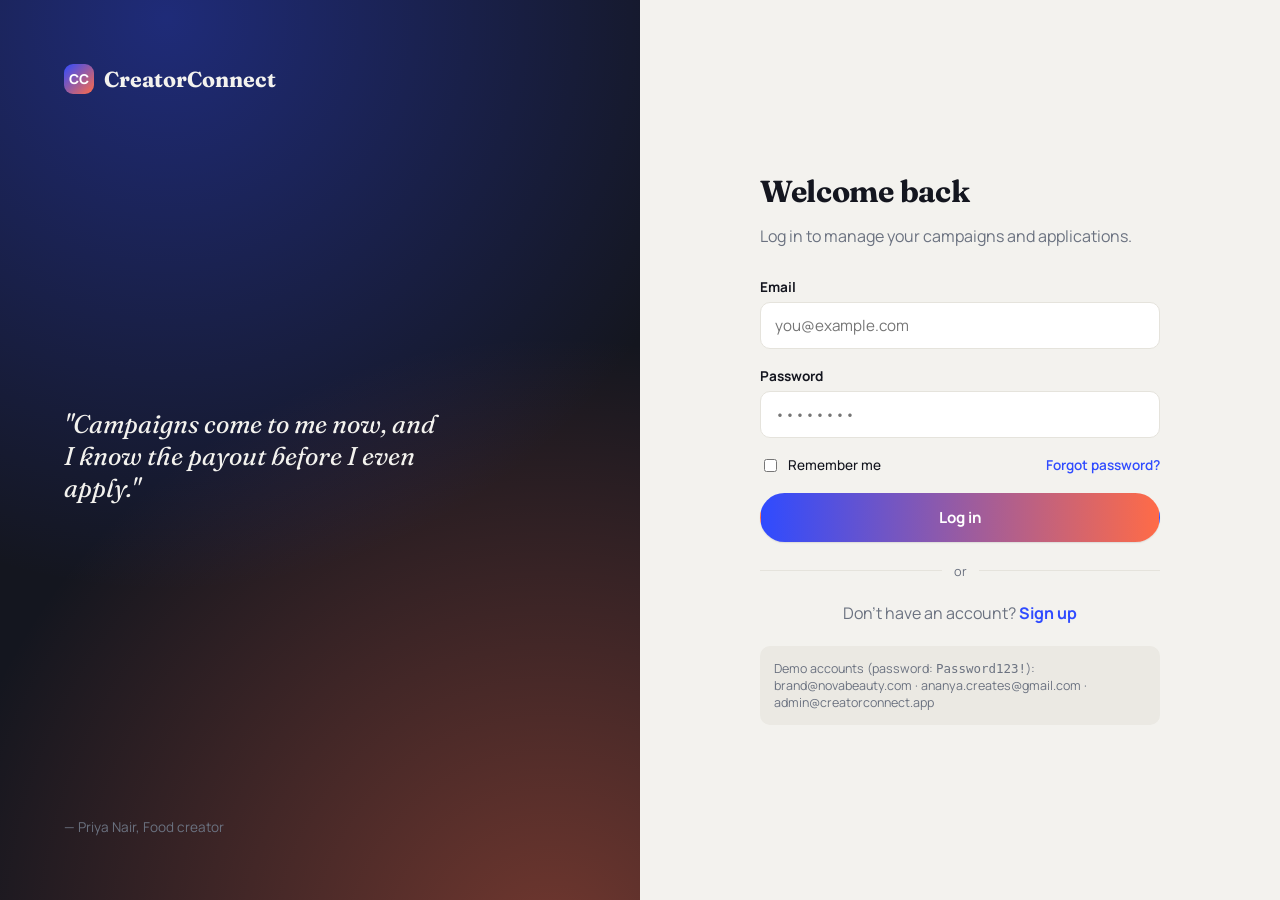
<file: frontend/admin-dashboard.html>
<!DOCTYPE html>
<html lang="en">
<head>
<meta charset="UTF-8" />
<meta name="viewport" content="width=device-width, initial-scale=1.0" />
<title>Admin dashboard — CreatorConnect</title>
<link href="https://fonts.googleapis.com/css2?family=Fraunces:ital,wght@0,500;0,600;0,700&family=Manrope:wght@400;500;600;700;800&display=swap" rel="stylesheet">
<link rel="stylesheet" href="css/style.css" />
<link rel="stylesheet" href="css/dashboard.css" />
</head>
<body>

<nav class="navbar">
  <div class="navbar-inner">
    <a href="index.html" class="logo"><span class="logo-mark">CC</span> CreatorConnect <span class="badge badge-verified">Admin</span></a>
    <div class="nav-links"></div>
    <div class="nav-actions" data-nav-actions></div>
  </div>
</nav>

<div class="dash-layout container">
  <aside class="dash-sidebar">
    <nav class="dash-tabs">
      <button class="dash-tab active" data-tab="overview">📊 Platform overview</button>
      <button class="dash-tab" data-tab="users">👥 Users</button>
    </nav>
  </aside>

  <main class="dash-main">
    <section id="tab-overview" class="dash-panel">
      <div class="dash-head"><div><h1>Platform overview</h1><p>Snapshot of everything happening on CreatorConnect.</p></div></div>
      <div class="grid grid-4" id="overview-stats"></div>
    </section>

    <section id="tab-users" class="dash-panel" style="display:none;">
      <div class="dash-head">
        <div><h1>Users</h1><p>Suspend, reactivate, or verify accounts.</p></div>
        <select id="role-filter" style="padding:10px 14px;border-radius:var(--radius-sm);border:1px solid var(--line);">
          <option value="">All roles</option>
          <option value="COMPANY">Companies</option>
          <option value="CREATOR">Creators</option>
          <option value="ADMIN">Admins</option>
        </select>
      </div>
      <div id="users-list"><p>Loading…</p></div>
    </section>
  </main>
</div>
<script src="js/config.js"></script>
<script src="js/api.js"></script>
<script src="js/ui.js"></script>
<script>
  const session = CCApi.requireRole('ADMIN', 'login.html');

  document.querySelectorAll('.dash-tab').forEach((tab) => {
    tab.addEventListener('click', () => {
      document.querySelectorAll('.dash-tab').forEach((t) => t.classList.remove('active'));
      document.querySelectorAll('.dash-panel').forEach((p) => p.style.display = 'none');
      tab.classList.add('active');
      document.getElementById(`tab-${tab.dataset.tab}`).style.display = 'block';
      if (tab.dataset.tab === 'users') loadUsers();
    });
  });

  async function loadOverview() {
    try {
      const stats = await CCApi.adminDashboard();
      const s = stats.summary;
      document.getElementById('overview-stats').innerHTML = `
        <div class="card stat-card"><div class="sc-label">Total users</div><div class="sc-value">${s.totalUsers}</div></div>
        <div class="card stat-card"><div class="sc-label">Companies</div><div class="sc-value">${s.totalCompanies}</div></div>
        <div class="card stat-card"><div class="sc-label">Creators</div><div class="sc-value">${s.totalCreators}</div></div>
        <div class="card stat-card"><div class="sc-label">Open campaigns</div><div class="sc-value">${s.openCampaigns}</div></div>
      `;
    } catch (err) { CCUI.toast(err.message, 'error'); }
  }

  async function loadUsers() {
    const el = document.getElementById('users-list');
    el.innerHTML = `<div class="skeleton" style="height:70px;margin-bottom:10px;"></div>`.repeat(4);
    try {
      const data = await CCApi.adminListUsers({ role: document.getElementById('role-filter').value, page: 0, size: 30 });
      el.innerHTML = data.content.map((u) => `
        <div class="list-row">
          <div>
            <div class="lr-title">${CCUI.escapeHtml(u.fullName)} <span class="badge badge-verified">${u.role}</span></div>
            <div class="lr-meta">${CCUI.escapeHtml(u.email)} · <span class="badge ${CCUI.badgeClassFor(u.status)}">${u.status}</span></div>
          </div>
          <div class="lr-actions">
            ${u.status === 'SUSPENDED'
              ? `<button class="btn btn-sm btn-outline" data-reactivate="${u.id}">Reactivate</button>`
              : `<button class="btn btn-sm btn-outline" data-suspend="${u.id}">Suspend</button>`}
            <button class="btn btn-sm btn-outline" data-delete="${u.id}" style="color:var(--danger);">Delete</button>
          </div>
        </div>`).join('') || `<div class="empty-state"><h3>No users found</h3></div>`;

      el.querySelectorAll('[data-suspend]').forEach((btn) => btn.addEventListener('click', async () => { await CCApi.adminSuspendUser(btn.dataset.suspend); loadUsers(); }));
      el.querySelectorAll('[data-reactivate]').forEach((btn) => btn.addEventListener('click', async () => { await CCApi.adminReactivateUser(btn.dataset.reactivate); loadUsers(); }));
      el.querySelectorAll('[data-delete]').forEach((btn) => btn.addEventListener('click', async () => {
        if (!confirm('Delete this user?')) return;
        await CCApi.adminDeleteUser(btn.dataset.delete); loadUsers();
      }));
    } catch (err) {
      el.innerHTML = `<div class="empty-state"><h3>Couldn't load users</h3><p>${CCUI.escapeHtml(err.message)}</p></div>`;
    }
  }

  document.getElementById('role-filter').addEventListener('change', loadUsers);
  loadOverview();
</script>
</body>
</html>
</file>
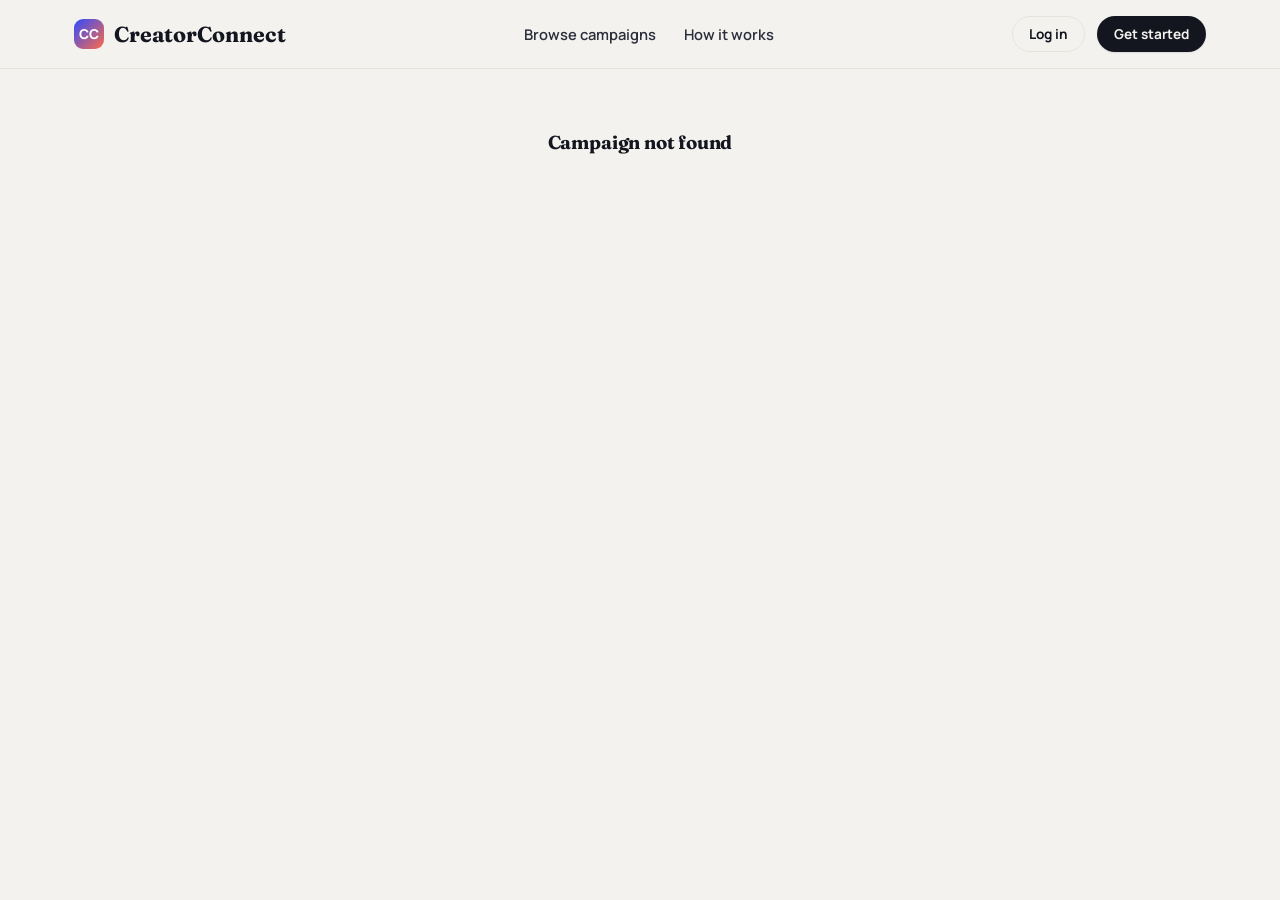
<file: frontend/campaign-detail.html>
<!DOCTYPE html>
<html lang="en">
<head>
<meta charset="UTF-8" />
<meta name="viewport" content="width=device-width, initial-scale=1.0" />
<title>Campaign details — CreatorConnect</title>
<link href="https://fonts.googleapis.com/css2?family=Fraunces:ital,wght@0,500;0,600;0,700&family=Manrope:wght@400;500;600;700;800&display=swap" rel="stylesheet">
<link rel="stylesheet" href="css/style.css" />
<style>
  .detail-layout { display:grid; grid-template-columns: 1fr 340px; gap: 32px; padding: 40px 0 80px; align-items:start; }
  @media (max-width: 900px) { .detail-layout { grid-template-columns: 1fr; } }
  .cd-banner { width:100%; height: 260px; object-fit: cover; border-radius: var(--radius-lg); margin-bottom: 24px; }
  .cd-header { display:flex; justify-content:space-between; align-items:flex-start; gap:16px; margin-bottom: 20px; flex-wrap:wrap; }
  .cd-company { display:flex; align-items:center; gap: 10px; margin-bottom: 20px; }
  .cd-company img { width:36px;height:36px;border-radius:50%; }
  .cd-section { margin-bottom: 28px; }
  .cd-section h3 { font-size: 1.05rem; margin-bottom: 10px; }
  .sidebar-card { padding: 24px; position: sticky; top: 90px; }
  .fact-row { display:flex; justify-content:space-between; padding: 10px 0; border-top:1px solid var(--line); font-size:0.88rem; }
  .fact-row:first-child { border-top:none; }
</style>
</head>
<body>

<nav class="navbar">
  <div class="navbar-inner">
    <a href="index.html" class="logo"><span class="logo-mark">CC</span> CreatorConnect</a>
    <div class="nav-links">
      <a href="campaigns.html">Browse campaigns</a>
      <a href="index.html#how-it-works">How it works</a>
    </div>
    <div class="nav-actions" data-nav-actions></div>
    <button class="icon-btn mobile-toggle" aria-label="Open menu">☰</button>
  </div>
</nav>

<div class="container" id="detail-root">
  <div class="skeleton" style="height:400px;margin-top:40px;"></div>
</div>

<!-- Apply modal -->
<div id="apply-modal" style="display:none;position:fixed;inset:0;background:rgba(20,22,31,0.5);z-index:100;align-items:center;justify-content:center;padding:20px;">
  <div class="card" style="max-width:480px;width:100%;padding:28px;">
    <h3 style="margin-bottom:16px;">Apply to this campaign</h3>
    <form id="apply-form">
      <div class="field">
        <label for="apply-message">Your pitch</label>
        <textarea id="apply-message" required placeholder="Why are you a great fit for this campaign?"></textarea>
      </div>
      <div class="field">
        <label for="apply-portfolio">Portfolio link</label>
        <input type="url" id="apply-portfolio" placeholder="https://…" />
      </div>
      <div class="field">
        <label for="apply-timeline">Expected timeline</label>
        <input type="text" id="apply-timeline" placeholder="e.g. 5 days after product delivery" />
      </div>
      <div style="display:flex;gap:10px;">
        <button type="button" class="btn btn-outline" id="apply-cancel" style="flex:1;">Cancel</button>
        <button type="submit" class="btn btn-gradient" style="flex:1;" id="apply-submit">Submit application</button>
      </div>
    </form>
  </div>
</div>
<script src="js/config.js"></script>
<script src="js/api.js"></script>
<script src="js/ui.js"></script>
<script>
  const campaignId = new URLSearchParams(window.location.search).get('id');
  const root = document.getElementById('detail-root');

  async function load() {
    if (!campaignId) { root.innerHTML = '<div class="empty-state"><h3>Campaign not found</h3></div>'; return; }
    try {
      const c = await CCApi.getCampaign(campaignId);
      root.innerHTML = `
        <div class="detail-layout">
          <div>
            <img class="cd-banner" src="${c.bannerUrl || 'https://placehold.co/1000x400?text=' + encodeURIComponent(c.title)}" alt="" />
            <div class="cd-header">
              <div>
                <span class="badge ${CCUI.badgeClassFor(c.status)}">${c.status}</span>
                <h1 style="margin-top:10px;">${CCUI.escapeHtml(c.title)}</h1>
              </div>
              <div class="cc-budget" style="font-family:var(--font-display);font-size:1.8rem;">${CCUI.formatCurrency(c.budget)}</div>
            </div>
            <div class="cd-company">
              <img src="${c.companyLogoUrl || 'https://placehold.co/72x72?text=' + encodeURIComponent(c.companyName[0])}" alt="" />
              <div>
                <div style="font-weight:700;">${CCUI.escapeHtml(c.companyName)} ${c.companyVerified ? '<span class="badge badge-verified">Verified</span>' : ''}</div>
                <a href="company-profile.html?id=${c.companyId}" style="font-size:0.82rem;color:var(--brand-blue);">View brand profile →</a>
              </div>
            </div>

            <div class="cd-section">
              <h3>About this campaign</h3>
              <p>${CCUI.escapeHtml(c.description).replace(/\n/g,'<br/>')}</p>
            </div>
            ${c.guidelines ? `<div class="cd-section"><h3>Guidelines</h3><p>${CCUI.escapeHtml(c.guidelines).replace(/\n/g,'<br/>')}</p></div>` : ''}
            ${c.deliverables ? `<div class="cd-section"><h3>Expected deliverables</h3><p>${CCUI.escapeHtml(c.deliverables)}</p></div>` : ''}
          </div>

          <aside class="sidebar-card card">
            <div class="fact-row"><span>Category</span><strong>${CCUI.escapeHtml(c.category || '—')}</strong></div>
            <div class="fact-row"><span>Platform</span><strong>${c.preferredPlatform || 'Any'}</strong></div>
            <div class="fact-row"><span>Min. followers</span><strong>${c.minFollowers ? CCUI.formatNumber(c.minFollowers) : 'None'}</strong></div>
            <div class="fact-row"><span>Creators needed</span><strong>${c.creatorsRequired}</strong></div>
            <div class="fact-row"><span>Applicants so far</span><strong>${c.applicationCount}</strong></div>
            <div class="fact-row"><span>Deadline</span><strong>${CCUI.formatDate(c.deadline)}</strong></div>
            <button class="btn btn-gradient btn-block" style="margin-top:20px;" id="apply-cta">Apply to this campaign</button>
          </aside>
        </div>`;

      document.getElementById('apply-cta').addEventListener('click', onApplyClick);
    } catch (err) {
      root.innerHTML = `<div class="empty-state"><h3>Couldn't load this campaign</h3><p>${CCUI.escapeHtml(err.message)}</p></div>`;
    }
  }

  function onApplyClick() {
    const session = CCApi.getSession();
    if (!session) { window.location.href = `login.html?next=campaign-detail.html?id=${campaignId}`; return; }
    if (session.role !== 'CREATOR') { CCUI.toast('Only creator accounts can apply to campaigns.', 'error'); return; }
    document.getElementById('apply-modal').style.display = 'flex';
  }

  document.getElementById('apply-cancel').addEventListener('click', () => {
    document.getElementById('apply-modal').style.display = 'none';
  });

  document.getElementById('apply-form').addEventListener('submit', async (e) => {
    e.preventDefault();
    const btn = document.getElementById('apply-submit');
    btn.disabled = true; btn.textContent = 'Submitting…';
    try {
      await CCApi.apply({
        campaignId: Number(campaignId),
        message: document.getElementById('apply-message').value.trim(),
        portfolioLink: document.getElementById('apply-portfolio').value.trim(),
        expectedTimeline: document.getElementById('apply-timeline').value.trim(),
      });
      CCUI.toast('Application submitted!', 'success');
      document.getElementById('apply-modal').style.display = 'none';
    } catch (err) {
      CCUI.toast(err.message || 'Could not submit application.', 'error');
    } finally {
      btn.disabled = false; btn.textContent = 'Submit application';
    }
  });

  load();
</script>
</body>
</html>
</file>
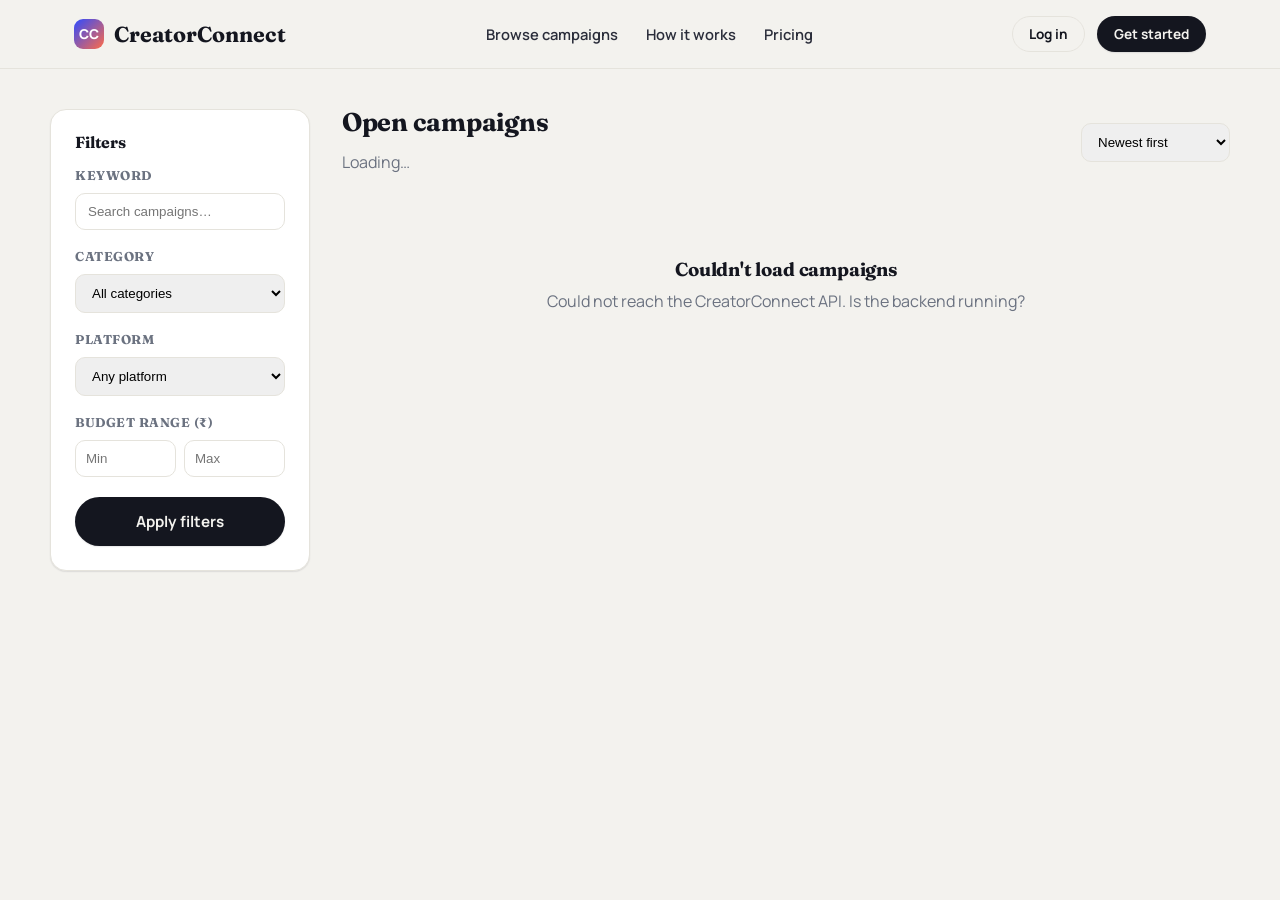
<file: frontend/campaigns.html>
<!DOCTYPE html>
<html lang="en">
<head>
<meta charset="UTF-8" />
<meta name="viewport" content="width=device-width, initial-scale=1.0" />
<title>Browse campaigns — CreatorConnect</title>
<link href="https://fonts.googleapis.com/css2?family=Fraunces:ital,wght@0,500;0,600;0,700&family=Manrope:wght@400;500;600;700;800&display=swap" rel="stylesheet">
<link rel="stylesheet" href="css/style.css" />
<style>
  .browse-layout { display:grid; grid-template-columns: 260px 1fr; gap: 32px; padding: 40px 0 80px; align-items: start; }
  @media (max-width: 860px) { .browse-layout { grid-template-columns: 1fr; } }
  .filter-panel { position: sticky; top: 90px; }
  .filter-group { margin-bottom: 20px; }
  .filter-group h4 { font-size: 0.8rem; text-transform: uppercase; letter-spacing: 0.04em; margin-bottom: 10px; color: var(--slate); }
  .campaign-card { padding: 22px; display:flex; flex-direction: column; gap: 12px; }
  .campaign-card .cc-top { display:flex; justify-content:space-between; align-items:flex-start; gap:12px; }
  .campaign-card .cc-company { display:flex; align-items:center; gap:8px; font-size:0.82rem; color:var(--slate); font-weight:600; }
  .campaign-card .cc-company img { width:22px;height:22px;border-radius:50%; }
  .campaign-card h3 { font-size:1.15rem; margin: 4px 0; }
  .cc-meta-row { display:flex; flex-wrap:wrap; gap: 10px; font-size: 0.8rem; color: var(--slate); }
  .cc-meta-row span { display:flex; align-items:center; gap:4px; }
  .cc-budget { font-family: var(--font-display); font-size: 1.3rem; font-weight:600; white-space:nowrap; }
  .results-head { display:flex; justify-content:space-between; align-items:center; margin-bottom:20px; flex-wrap:wrap; gap:12px; }
</style>
</head>
<body>

<nav class="navbar">
  <div class="navbar-inner">
    <a href="index.html" class="logo"><span class="logo-mark">CC</span> CreatorConnect</a>
    <div class="nav-links">
      <a href="campaigns.html">Browse campaigns</a>
      <a href="index.html#how-it-works">How it works</a>
      <a href="index.html#pricing">Pricing</a>
    </div>
    <div class="nav-actions" data-nav-actions></div>
    <button class="icon-btn mobile-toggle" aria-label="Open menu">☰</button>
  </div>
</nav>

<div class="container browse-layout">
  <aside class="filter-panel card" style="padding:24px;">
    <h3 style="font-size:1rem;margin-bottom:18px;">Filters</h3>
    <div class="filter-group">
      <h4>Keyword</h4>
      <input type="text" id="f-keyword" placeholder="Search campaigns…" style="width:100%;padding:10px 12px;border-radius:var(--radius-sm);border:1px solid var(--line);" />
    </div>
    <div class="filter-group">
      <h4>Category</h4>
      <select id="f-category" style="width:100%;padding:10px 12px;border-radius:var(--radius-sm);border:1px solid var(--line);">
        <option value="">All categories</option>
        <option>Beauty</option><option>Fitness</option><option>Food</option>
        <option>Technology</option><option>Travel</option><option>Fashion</option>
      </select>
    </div>
    <div class="filter-group">
      <h4>Platform</h4>
      <select id="f-platform" style="width:100%;padding:10px 12px;border-radius:var(--radius-sm);border:1px solid var(--line);">
        <option value="">Any platform</option>
        <option value="INSTAGRAM">Instagram</option>
        <option value="YOUTUBE">YouTube</option>
        <option value="TIKTOK">TikTok</option>
        <option value="FACEBOOK">Facebook</option>
        <option value="LINKEDIN">LinkedIn</option>
      </select>
    </div>
    <div class="filter-group">
      <h4>Budget range (₹)</h4>
      <div style="display:flex;gap:8px;">
        <input type="number" id="f-min-budget" placeholder="Min" style="width:50%;padding:10px;border-radius:var(--radius-sm);border:1px solid var(--line);" />
        <input type="number" id="f-max-budget" placeholder="Max" style="width:50%;padding:10px;border-radius:var(--radius-sm);border:1px solid var(--line);" />
      </div>
    </div>
    <button class="btn btn-primary btn-block" id="apply-filters">Apply filters</button>
  </aside>

  <main>
    <div class="results-head">
      <div>
        <h1 style="font-size:1.6rem;">Open campaigns</h1>
        <p id="results-count" style="margin:0;">Loading…</p>
      </div>
      <select id="f-sort" style="padding:10px 12px;border-radius:var(--radius-sm);border:1px solid var(--line);">
        <option value="createdAt:desc">Newest first</option>
        <option value="budget:desc">Highest budget</option>
        <option value="deadline:asc">Deadline soonest</option>
      </select>
    </div>
    <div class="grid grid-2" id="campaign-results"></div>
    <div style="display:flex;justify-content:center;gap:10px;margin-top:32px;" id="pagination"></div>
  </main>
</div>
<script src="js/config.js"></script>
<script src="js/api.js"></script>
<script src="js/ui.js"></script>
<script>
  let page = 0;
  const size = 8;

  function campaignCardHtml(c) {
    return `
      <div class="card campaign-card card-hover">
        <div class="cc-top">
          <div>
            <div class="cc-company">
              <img src="${c.companyLogoUrl || 'https://placehold.co/40x40?text=' + encodeURIComponent(c.companyName[0])}" alt="" />
              ${CCUI.escapeHtml(c.companyName)} ${c.companyVerified ? '<span class="badge badge-verified">Verified</span>' : ''}
            </div>
            <h3><a href="campaign-detail.html?id=${c.id}">${CCUI.escapeHtml(c.title)}</a></h3>
          </div>
          <div class="cc-budget">${CCUI.formatCurrency(c.budget)}</div>
        </div>
        <p style="margin:0;">${CCUI.escapeHtml((c.description || '').slice(0, 120))}${c.description && c.description.length > 120 ? '…' : ''}</p>
        <div class="cc-meta-row">
          <span class="badge ${CCUI.badgeClassFor(c.status)}">${c.status}</span>
          ${c.category ? `<span>📁 ${CCUI.escapeHtml(c.category)}</span>` : ''}
          ${c.preferredPlatform ? `<span>📱 ${c.preferredPlatform}</span>` : ''}
          ${c.minFollowers ? `<span>👥 ${CCUI.formatNumber(c.minFollowers)}+ followers</span>` : ''}
          ${c.deadline ? `<span>⏳ ${CCUI.formatDate(c.deadline)}</span>` : ''}
          <span>📨 ${c.applicationCount || 0} applied</span>
        </div>
        <a href="campaign-detail.html?id=${c.id}" class="btn btn-outline btn-sm" style="align-self:flex-start;">View details</a>
      </div>`;
  }

  async function loadCampaigns() {
    const results = document.getElementById('campaign-results');
    results.innerHTML = Array.from({length:4}).map(() => `<div class="skeleton" style="height:220px;"></div>`).join('');

    const [sortBy, direction] = document.getElementById('f-sort').value.split(':');
    try {
      const data = await CCApi.searchCampaigns({
        keyword: document.getElementById('f-keyword').value.trim(),
        category: document.getElementById('f-category').value,
        platform: document.getElementById('f-platform').value,
        minBudget: document.getElementById('f-min-budget').value,
        maxBudget: document.getElementById('f-max-budget').value,
        page, size, sortBy, direction, status: 'OPEN',
      });
      document.getElementById('results-count').textContent = `${data.totalElements} open campaign${data.totalElements === 1 ? '' : 's'}`;
      if (!data.content.length) {
        results.innerHTML = `<div class="empty-state" style="grid-column:1/-1;"><h3>No campaigns match yet</h3><p>Try widening your filters.</p></div>`;
        document.getElementById('pagination').innerHTML = '';
        return;
      }
      results.innerHTML = data.content.map(campaignCardHtml).join('');
      renderPagination(data);
    } catch (err) {
      results.innerHTML = `<div class="empty-state" style="grid-column:1/-1;"><h3>Couldn't load campaigns</h3><p>${CCUI.escapeHtml(err.message)}</p></div>`;
    }
  }

  function renderPagination(data) {
    const el = document.getElementById('pagination');
    if (data.totalPages <= 1) { el.innerHTML = ''; return; }
    let html = '';
    for (let i = 0; i < data.totalPages; i++) {
      html += `<button class="btn btn-sm ${i === data.pageNumber ? 'btn-primary' : 'btn-outline'}" data-page="${i}">${i + 1}</button>`;
    }
    el.innerHTML = html;
    el.querySelectorAll('button').forEach((btn) => btn.addEventListener('click', () => {
      page = parseInt(btn.dataset.page, 10);
      loadCampaigns();
    }));
  }

  document.getElementById('apply-filters').addEventListener('click', () => { page = 0; loadCampaigns(); });
  document.getElementById('f-sort').addEventListener('change', () => { page = 0; loadCampaigns(); });
  loadCampaigns();
</script>
</body>
</html>
</file>
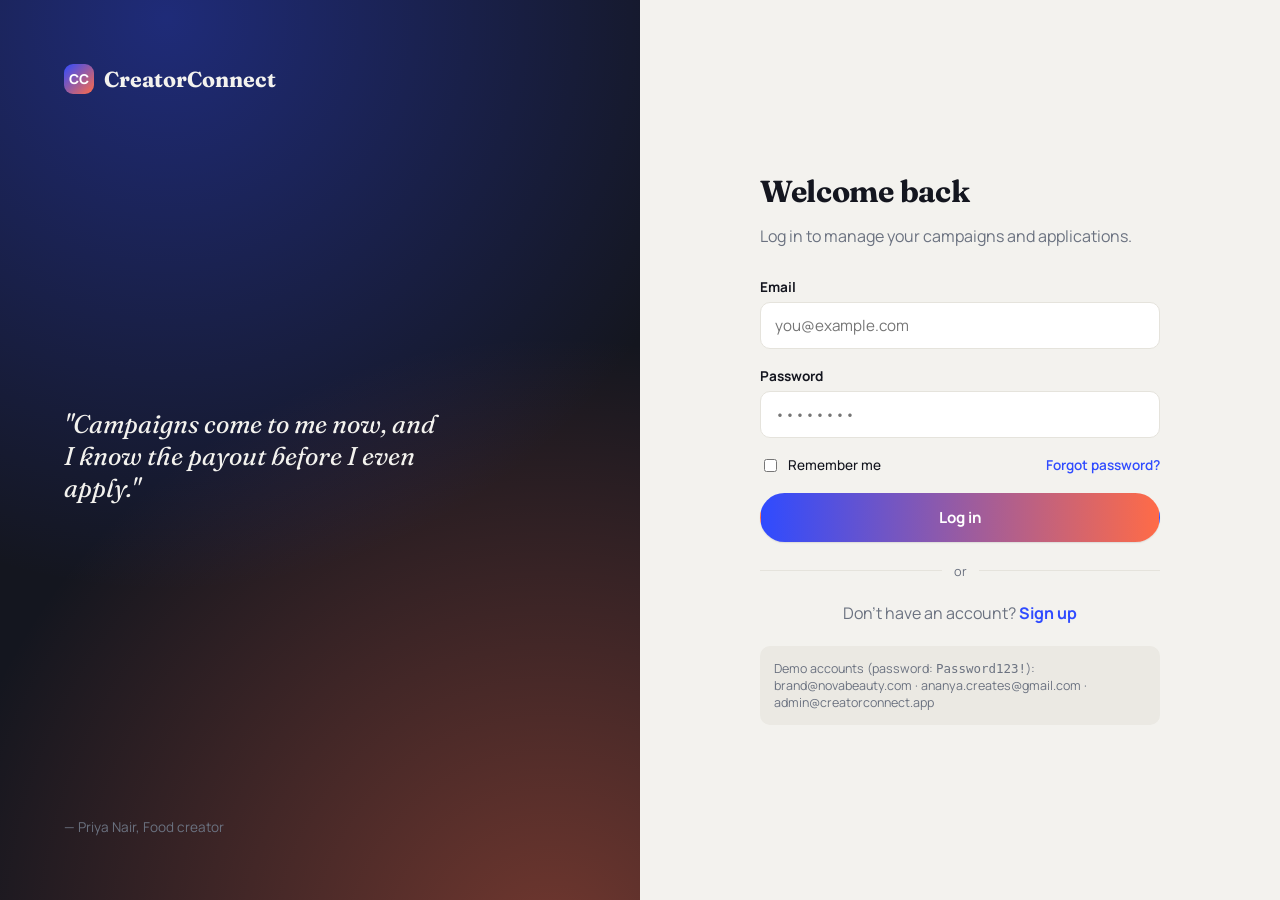
<file: frontend/company-dashboard.html>
<!DOCTYPE html>
<html lang="en">
<head>
<meta charset="UTF-8" />
<meta name="viewport" content="width=device-width, initial-scale=1.0" />
<title>Company dashboard — CreatorConnect</title>
<link href="https://fonts.googleapis.com/css2?family=Fraunces:ital,wght@0,500;0,600;0,700&family=Manrope:wght@400;500;600;700;800&display=swap" rel="stylesheet">
<link rel="stylesheet" href="css/style.css" />
<link rel="stylesheet" href="css/dashboard.css" />
</head>
<body>

<nav class="navbar">
  <div class="navbar-inner">
    <a href="index.html" class="logo"><span class="logo-mark">CC</span> CreatorConnect</a>
    <div class="nav-links">
      <a href="campaigns.html">Browse campaigns</a>
      <a href="company-dashboard.html">Dashboard</a>
    </div>
    <div class="nav-actions" data-nav-actions></div>
    <button class="icon-btn mobile-toggle" aria-label="Open menu">☰</button>
  </div>
</nav>

<div class="dash-layout container">
  <aside class="dash-sidebar">
    <nav class="dash-tabs">
      <button class="dash-tab active" data-tab="overview">📊 Overview</button>
      <button class="dash-tab" data-tab="campaigns">📢 Campaigns</button>
      <button class="dash-tab" data-tab="applications">📋 Applications</button>
      <button class="dash-tab" data-tab="payments">💳 Payments</button>
      <button class="dash-tab" data-tab="profile">🏢 Company profile</button>
    </nav>
  </aside>

  <main class="dash-main">
    <!-- OVERVIEW -->
    <section id="tab-overview" class="dash-panel">
      <div class="dash-head"><div><h1 id="welcome-heading">Welcome back</h1><p>Here's how your campaigns are performing.</p></div></div>
      <div class="grid grid-4" id="overview-stats"></div>
      <div class="card" style="padding:24px;margin-top:24px;">
        <h3 style="margin-bottom:16px;">Recent activity</h3>
        <div id="recent-activity"><p>Loading…</p></div>
      </div>
    </section>

    <!-- CAMPAIGNS -->
    <section id="tab-campaigns" class="dash-panel" style="display:none;">
      <div class="dash-head">
        <div><h1>Your campaigns</h1><p>Create and manage every campaign you've published.</p></div>
        <button class="btn btn-gradient btn-sm" id="new-campaign-btn">+ New campaign</button>
      </div>
      <div id="campaigns-list"><p>Loading…</p></div>
    </section>

    <!-- APPLICATIONS -->
    <section id="tab-applications" class="dash-panel" style="display:none;">
      <div class="dash-head"><div><h1>Applicants</h1><p>Review, shortlist, accept, or reject creators.</p></div></div>
      <div id="applications-list"><p>Loading…</p></div>
    </section>

    <!-- PAYMENTS -->
    <section id="tab-payments" class="dash-panel" style="display:none;">
      <div class="dash-head"><div><h1>Payments</h1><p>Track what you owe and what's been paid out.</p></div></div>
      <div id="payments-list"><p>Loading…</p></div>
    </section>

    <!-- PROFILE -->
    <section id="tab-profile" class="dash-panel" style="display:none;">
      <div class="dash-head"><div><h1>Company profile</h1><p>This is what creators see when they view your brand.</p></div></div>
      <form id="profile-form" class="card" style="padding:28px;max-width:640px;">
        <div class="field"><label>Company name</label><input type="text" id="p-name" required /></div>
        <div class="grid grid-2">
          <div class="field"><label>Logo URL</label><input type="url" id="p-logo" /></div>
          <div class="field"><label>Website</label><input type="url" id="p-website" /></div>
        </div>
        <div class="grid grid-2">
          <div class="field"><label>Industry</label><input type="text" id="p-industry" /></div>
          <div class="field"><label>Location</label><input type="text" id="p-location" /></div>
        </div>
        <div class="field"><label>Description</label><textarea id="p-description"></textarea></div>
        <button type="submit" class="btn btn-gradient" id="profile-save">Save profile</button>
      </form>
    </section>
  </main>
</div>

<!-- Create/Edit campaign modal -->
<div id="campaign-modal" style="display:none;position:fixed;inset:0;background:rgba(20,22,31,0.5);z-index:100;align-items:center;justify-content:center;padding:20px;overflow-y:auto;">
  <div class="card" style="max-width:560px;width:100%;padding:28px;margin:40px 0;">
    <h3 id="campaign-modal-title" style="margin-bottom:16px;">New campaign</h3>
    <form id="campaign-form">
      <input type="hidden" id="c-id" />
      <div class="field"><label>Title</label><input type="text" id="c-title" required /></div>
      <div class="field"><label>Description</label><textarea id="c-description" required></textarea></div>
      <div class="grid grid-2">
        <div class="field"><label>Budget (₹)</label><input type="number" id="c-budget" required min="0" /></div>
        <div class="field"><label>Creators required</label><input type="number" id="c-creators" min="1" value="1" /></div>
      </div>
      <div class="grid grid-2">
        <div class="field"><label>Category</label><input type="text" id="c-category" placeholder="Beauty, Fitness…" /></div>
        <div class="field"><label>Min. followers</label><input type="number" id="c-min-followers" min="0" /></div>
      </div>
      <div class="grid grid-2">
        <div class="field"><label>Preferred platform</label>
          <select id="c-platform">
            <option value="">Any</option>
            <option value="INSTAGRAM">Instagram</option>
            <option value="YOUTUBE">YouTube</option>
            <option value="TIKTOK">TikTok</option>
            <option value="FACEBOOK">Facebook</option>
            <option value="LINKEDIN">LinkedIn</option>
          </select>
        </div>
        <div class="field"><label>Deadline</label><input type="date" id="c-deadline" /></div>
      </div>
      <div class="field"><label>Banner image URL</label><input type="url" id="c-banner" /></div>
      <div class="field"><label>Guidelines</label><textarea id="c-guidelines"></textarea></div>
      <div class="field"><label>Deliverables</label><input type="text" id="c-deliverables" placeholder="1 Reel + 2 Stories" /></div>
      <div style="display:flex;gap:10px;">
        <button type="button" class="btn btn-outline" id="campaign-cancel" style="flex:1;">Cancel</button>
        <button type="submit" class="btn btn-gradient" style="flex:1;" id="campaign-save">Save campaign</button>
      </div>
    </form>
  </div>
</div>
<script src="js/config.js"></script>
<script src="js/api.js"></script>
<script src="js/ui.js"></script>
<script src="js/dashboard-company.js"></script>
</body>
</html>
</file>
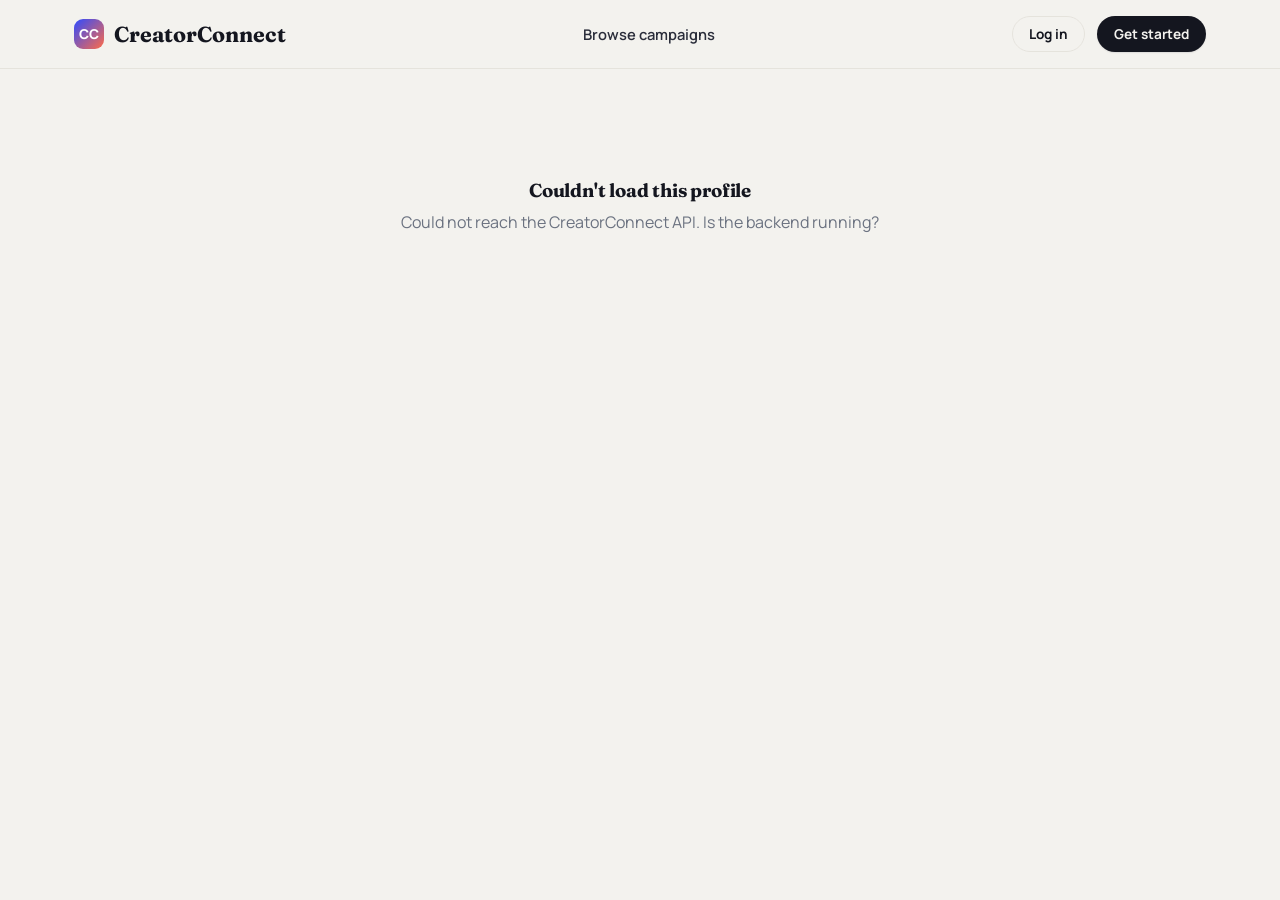
<file: frontend/company-profile.html>
<!DOCTYPE html>
<html lang="en">
<head>
<meta charset="UTF-8" />
<meta name="viewport" content="width=device-width, initial-scale=1.0" />
<title>Brand profile — CreatorConnect</title>
<link href="https://fonts.googleapis.com/css2?family=Fraunces:ital,wght@0,500;0,600;0,700&family=Manrope:wght@400;500;600;700;800&display=swap" rel="stylesheet">
<link rel="stylesheet" href="css/style.css" />
</head>
<body>
<nav class="navbar">
  <div class="navbar-inner">
    <a href="index.html" class="logo"><span class="logo-mark">CC</span> CreatorConnect</a>
    <div class="nav-links"><a href="campaigns.html">Browse campaigns</a></div>
    <div class="nav-actions" data-nav-actions></div>
  </div>
</nav>
<div class="container" style="padding:48px 0;max-width:720px;" id="root">
  <div class="skeleton" style="height:240px;"></div>
</div>
<script src="js/config.js"></script>
<script src="js/api.js"></script>
<script src="js/ui.js"></script>
<script>
  const id = new URLSearchParams(window.location.search).get('id');
  (async () => {
    try {
      const c = await CCApi.publicCompanyProfile(id);
      document.getElementById('root').innerHTML = `
        <div class="card" style="padding:32px;">
          <div style="display:flex;gap:16px;align-items:center;margin-bottom:20px;">
            <img src="${c.logoUrl || 'https://placehold.co/96x96?text=' + encodeURIComponent(c.companyName[0])}" style="width:72px;height:72px;border-radius:16px;" alt="" />
            <div>
              <h1 style="margin-bottom:4px;">${CCUI.escapeHtml(c.companyName)} ${c.verified ? '<span class="badge badge-verified">Verified</span>' : ''}</h1>
              <p style="margin:0;">${CCUI.escapeHtml(c.industry || '')} ${c.location ? '· ' + CCUI.escapeHtml(c.location) : ''}</p>
            </div>
          </div>
          <p>${CCUI.escapeHtml(c.description || 'No description yet.')}</p>
          <div class="grid grid-3" style="margin-top:20px;">
            <div class="card stat-card" style="padding:16px;"><div class="sc-label">Campaigns</div><div class="sc-value" style="font-size:1.4rem;">${c.totalCampaigns}</div></div>
            <div class="card stat-card" style="padding:16px;"><div class="sc-label">Avg. rating</div><div class="sc-value" style="font-size:1.4rem;">${(c.averageRating||0).toFixed(1)} ★</div></div>
            <div class="card stat-card" style="padding:16px;"><div class="sc-label">Website</div><div style="font-size:0.9rem;margin-top:8px;"><a href="${c.website||'#'}" style="color:var(--brand-blue);">${c.website ? 'Visit site →' : '—'}</a></div></div>
          </div>
        </div>`;
    } catch (err) {
      document.getElementById('root').innerHTML = `<div class="empty-state"><h3>Couldn't load this profile</h3><p>${CCUI.escapeHtml(err.message)}</p></div>`;
    }
  })();
</script>
</body>
</html>
</file>
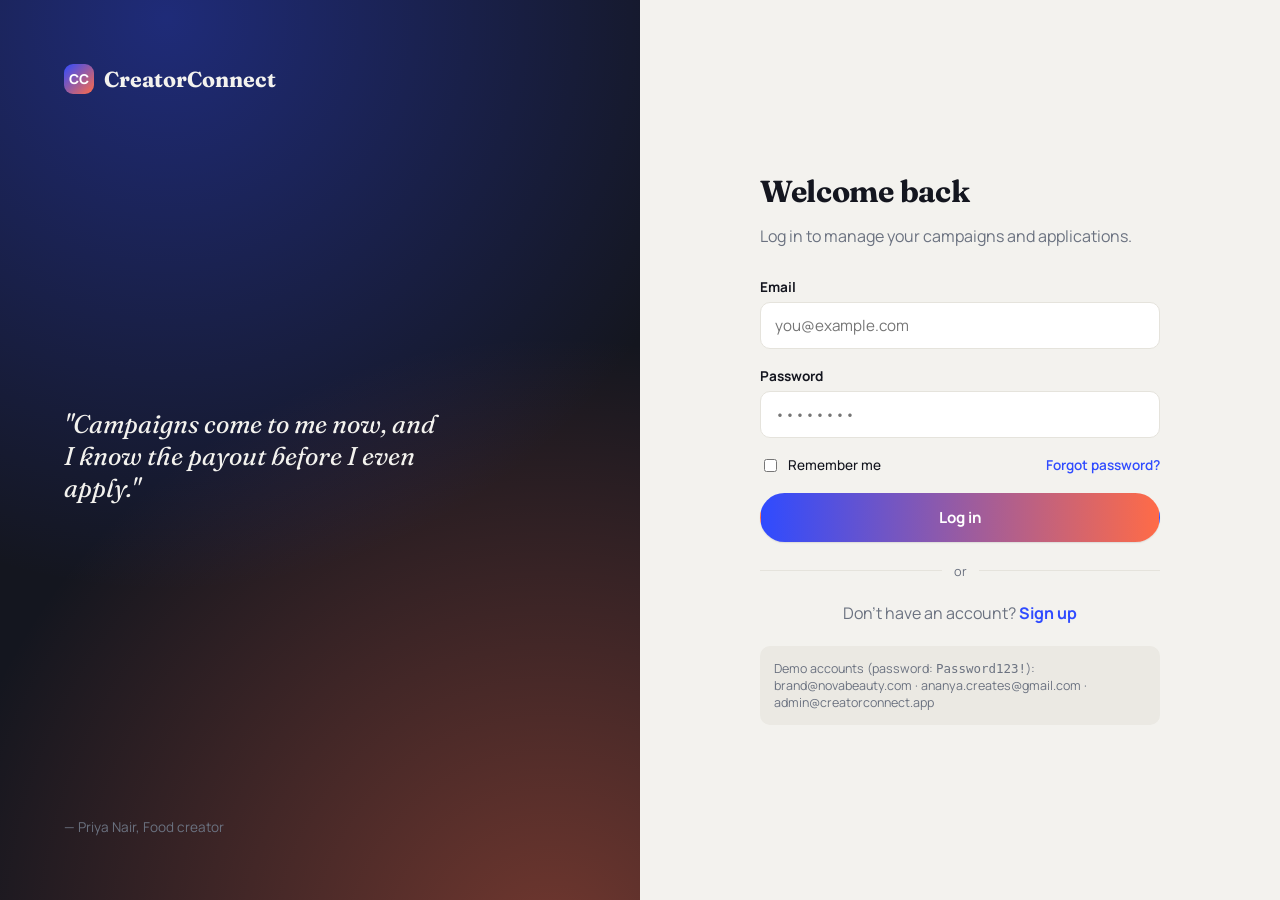
<file: frontend/creator-dashboard.html>
<!DOCTYPE html>
<html lang="en">
<head>
<meta charset="UTF-8" />
<meta name="viewport" content="width=device-width, initial-scale=1.0" />
<title>Creator dashboard — CreatorConnect</title>
<link href="https://fonts.googleapis.com/css2?family=Fraunces:ital,wght@0,500;0,600;0,700&family=Manrope:wght@400;500;600;700;800&display=swap" rel="stylesheet">
<link rel="stylesheet" href="css/style.css" />
<link rel="stylesheet" href="css/dashboard.css" />
</head>
<body>

<nav class="navbar">
  <div class="navbar-inner">
    <a href="index.html" class="logo"><span class="logo-mark">CC</span> CreatorConnect</a>
    <div class="nav-links">
      <a href="campaigns.html">Browse campaigns</a>
      <a href="creator-dashboard.html">Dashboard</a>
    </div>
    <div class="nav-actions" data-nav-actions></div>
    <button class="icon-btn mobile-toggle" aria-label="Open menu">☰</button>
  </div>
</nav>

<div class="dash-layout container">
  <aside class="dash-sidebar">
    <nav class="dash-tabs">
      <button class="dash-tab active" data-tab="overview">📊 Overview</button>
      <button class="dash-tab" data-tab="applications">📋 Applications</button>
      <button class="dash-tab" data-tab="submissions">📤 Submissions</button>
      <button class="dash-tab" data-tab="earnings">💳 Earnings</button>
      <button class="dash-tab" data-tab="profile">👤 Profile</button>
    </nav>
  </aside>

  <main class="dash-main">
    <!-- OVERVIEW -->
    <section id="tab-overview" class="dash-panel">
      <div class="dash-head">
        <div>
          <h1 id="welcome-heading">Welcome back</h1>
          <p>Here's how your creator profile is doing.</p>
        </div>
      </div>
      <div class="grid grid-4" id="overview-stats"></div>

      <div class="card" style="padding:24px;margin-top:24px;">
        <h3 style="margin-bottom:16px;">Recent activity</h3>
        <div id="recent-activity"><p>Loading…</p></div>
      </div>
    </section>

    <!-- APPLICATIONS -->
    <section id="tab-applications" class="dash-panel" style="display:none;">
      <div class="dash-head"><div><h1>Your applications</h1><p>Track every campaign you've applied to.</p></div>
        <a href="campaigns.html" class="btn btn-primary btn-sm">Browse campaigns</a>
      </div>
      <div id="applications-list"><p>Loading…</p></div>
    </section>

    <!-- SUBMISSIONS -->
    <section id="tab-submissions" class="dash-panel" style="display:none;">
      <div class="dash-head"><div><h1>Content submissions</h1><p>Upload finished work for accepted applications.</p></div></div>
      <div id="submissions-list"><p>Select an accepted application from the Applications tab to submit work.</p></div>
    </section>

    <!-- EARNINGS -->
    <section id="tab-earnings" class="dash-panel" style="display:none;">
      <div class="dash-head"><div><h1>Earnings &amp; payments</h1><p>Your full payment history.</p></div></div>
      <div id="earnings-list"><p>Loading…</p></div>
    </section>

    <!-- PROFILE -->
    <section id="tab-profile" class="dash-panel" style="display:none;">
      <div class="dash-head"><div><h1>Your profile</h1><p>Keep this up to date — it's what brands see.</p></div></div>
      <form id="profile-form" class="card" style="padding:28px;max-width:640px;">
        <div class="grid grid-2">
          <div class="field"><label>Profile picture URL</label><input type="url" id="p-pic" /></div>
          <div class="field"><label>Cover photo URL</label><input type="url" id="p-cover" /></div>
        </div>
        <div class="field"><label>Bio</label><textarea id="p-bio"></textarea></div>
        <div class="grid grid-2">
          <div class="field"><label>Location</label><input type="text" id="p-location" /></div>
          <div class="field"><label>Category</label><input type="text" id="p-category" placeholder="Beauty, Fitness, Food…" /></div>
        </div>
        <div class="grid grid-2">
          <div class="field"><label>Follower count</label><input type="number" id="p-followers" /></div>
          <div class="field"><label>Engagement rate (%)</label><input type="number" step="0.1" id="p-engagement" /></div>
        </div>
        <div class="grid grid-2">
          <div class="field"><label>Instagram handle</label><input type="text" id="p-instagram" /></div>
          <div class="field"><label>YouTube handle</label><input type="text" id="p-youtube" /></div>
        </div>
        <div class="field"><label>Portfolio URL</label><input type="url" id="p-portfolio" /></div>
        <div class="field"><label>Skills (comma separated)</label><input type="text" id="p-skills" /></div>
        <button type="submit" class="btn btn-gradient" id="profile-save">Save profile</button>
      </form>
    </section>
  </main>
</div>
<script src="js/config.js"></script>
<script src="js/api.js"></script>
<script src="js/ui.js"></script>
<script src="js/dashboard-creator.js"></script>
</body>
</html>
</file>
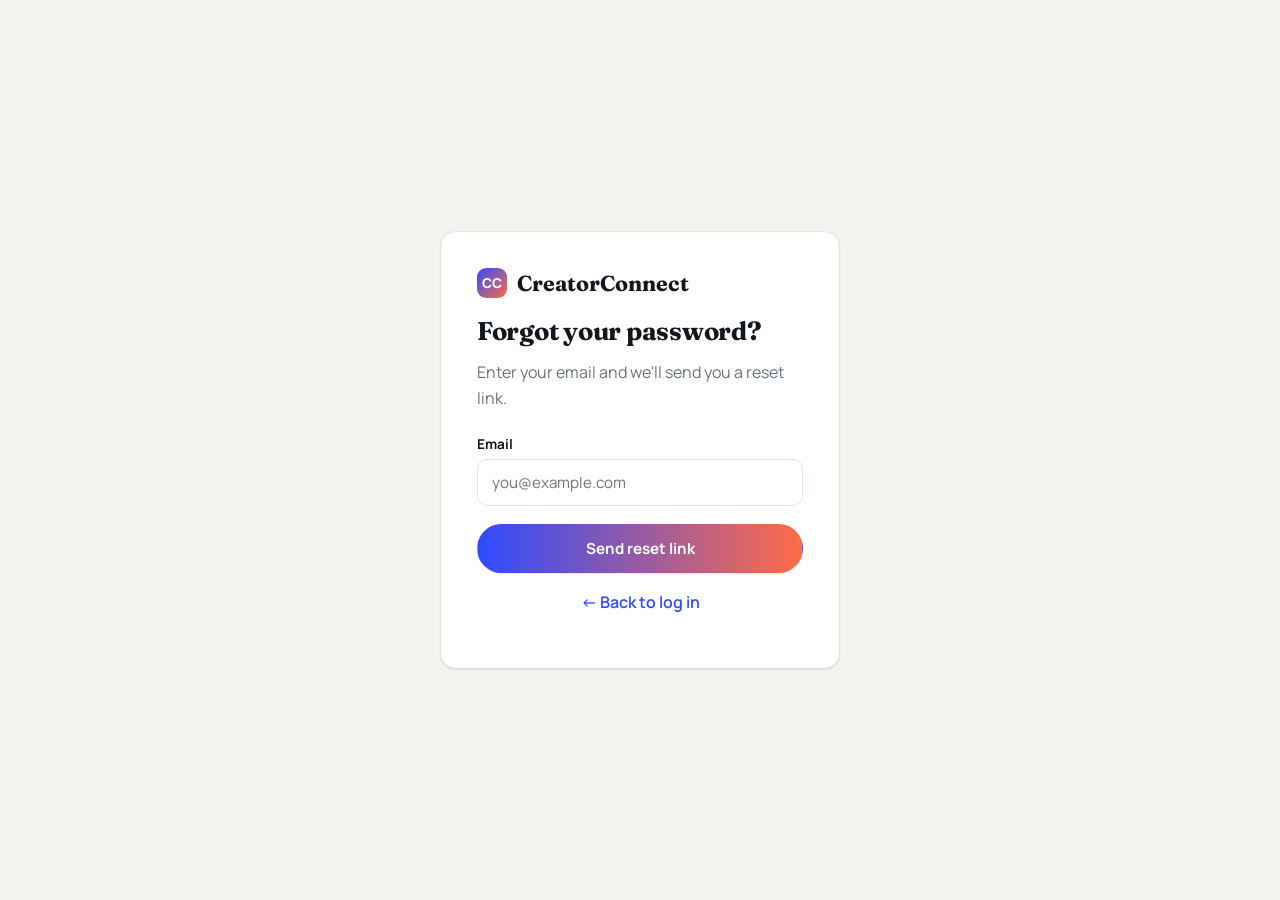
<file: frontend/forgot-password.html>
<!DOCTYPE html>
<html lang="en">
<head>
<meta charset="UTF-8" />
<meta name="viewport" content="width=device-width, initial-scale=1.0" />
<title>Reset password — CreatorConnect</title>
<link rel="preconnect" href="https://fonts.googleapis.com">
<link href="https://fonts.googleapis.com/css2?family=Fraunces:ital,wght@0,500;0,600;0,700&family=Manrope:wght@400;500;600;700;800&display=swap" rel="stylesheet">
<link rel="stylesheet" href="css/style.css" />
<style>
  .auth-center { min-height: 100vh; display:flex; align-items:center; justify-content:center; padding: 24px; }
  .auth-card { width: 100%; max-width: 400px; }
</style>
</head>
<body>
<div class="auth-center">
  <div class="auth-card card" style="padding:36px;">
    <a href="index.html" class="logo" style="margin-bottom:20px;display:inline-flex;"><span class="logo-mark">CC</span> CreatorConnect</a>
    <h1 style="font-size:1.6rem;">Forgot your password?</h1>
    <p style="margin-bottom:24px;">Enter your email and we'll send you a reset link.</p>
    <form id="forgot-form">
      <div class="field">
        <label for="email">Email</label>
        <input type="email" id="email" required placeholder="you@example.com" />
      </div>
      <button type="submit" class="btn btn-gradient btn-block" id="forgot-btn">Send reset link</button>
    </form>
    <p style="text-align:center;margin-top:16px;"><a href="login.html" style="color:var(--brand-blue);font-weight:600;">← Back to log in</a></p>
  </div>
</div>
<script src="js/config.js"></script>
<script src="js/api.js"></script>
<script src="js/ui.js"></script>
<script>
  document.getElementById('forgot-form').addEventListener('submit', async (e) => {
    e.preventDefault();
    const btn = document.getElementById('forgot-btn');
    btn.disabled = true; btn.textContent = 'Sending…';
    try {
      await CCApi.forgotPassword({ email: document.getElementById('email').value.trim() });
      CCUI.toast('If an account exists, a reset link has been sent.', 'success');
    } catch (err) {
      CCUI.toast(err.message || 'Something went wrong.', 'error');
    } finally {
      btn.disabled = false; btn.textContent = 'Send reset link';
    }
  });
</script>
</body>
</html>
</file>
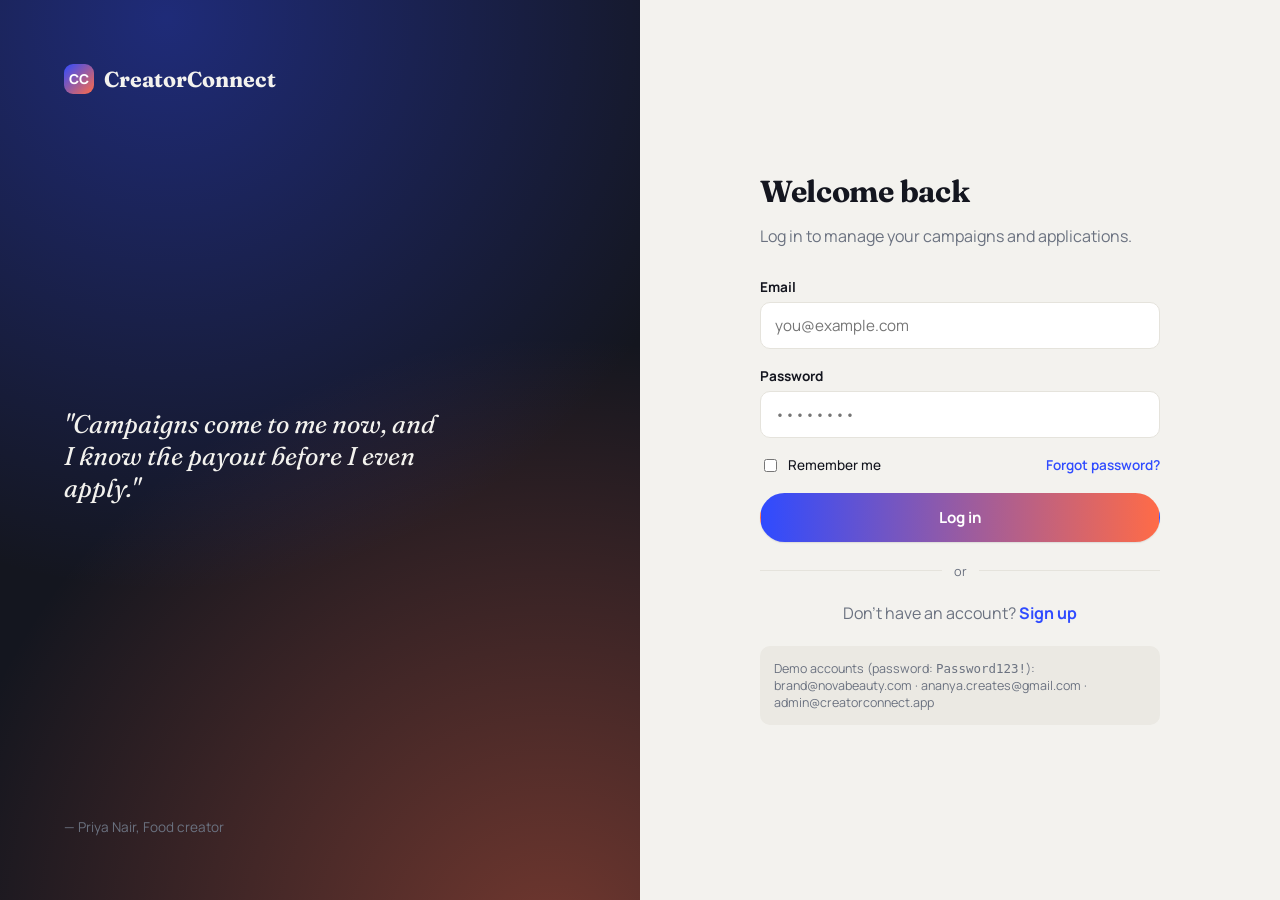
<file: frontend/login.html>
<!DOCTYPE html>
<html lang="en">
<head>
<meta charset="UTF-8" />
<meta name="viewport" content="width=device-width, initial-scale=1.0" />
<title>Log in — CreatorConnect</title>
<link rel="preconnect" href="https://fonts.googleapis.com">
<link href="https://fonts.googleapis.com/css2?family=Fraunces:ital,wght@0,500;0,600;0,700;1,500;1,600&family=Manrope:wght@400;500;600;700;800&display=swap" rel="stylesheet">
<link rel="stylesheet" href="css/style.css" />
<style>
  .auth-wrap { min-height: 100vh; display: grid; grid-template-columns: 1fr 1fr; }
  @media (max-width: 860px) { .auth-wrap { grid-template-columns: 1fr; } .auth-side { display:none; } }
  .auth-form-col { display: flex; align-items: center; justify-content: center; padding: 40px 24px; }
  .auth-card { width: 100%; max-width: 400px; }
  .auth-side {
    background: var(--ink); color: var(--paper); padding: 64px;
    display: flex; flex-direction: column; justify-content: space-between;
    position: relative; overflow: hidden;
  }
  .auth-side::before {
    content: ''; position: absolute; inset: -30% -10%;
    background: radial-gradient(circle at 30% 20%, color-mix(in srgb, var(--brand-blue) 40%, transparent), transparent 45%),
                radial-gradient(circle at 80% 85%, color-mix(in srgb, var(--creator-coral) 40%, transparent), transparent 45%);
  }
  .auth-side > * { position: relative; }
  .auth-quote { font-family: var(--font-display); font-size: 1.6rem; font-style: italic; max-width: 380px; }
  .auth-side .logo { color: var(--paper); }
  .divider-or { display:flex; align-items:center; gap:12px; color:var(--slate); font-size:0.8rem; margin: 20px 0; }
  .divider-or::before, .divider-or::after { content:''; flex:1; height:1px; background:var(--line); }
  .role-toggle { display:flex; gap:8px; margin-bottom: 24px; background: var(--paper-dim); padding: 4px; border-radius: 999px; }
  .role-toggle button { flex:1; padding:9px; border:none; border-radius:999px; background:transparent; font-weight:700; font-size:0.85rem; cursor:pointer; color: var(--slate); }
  .role-toggle button.active { background: var(--paper-raised); color: var(--ink); box-shadow: var(--shadow-sm); }
</style>
</head>
<body>
<div class="auth-wrap">
  <div class="auth-side">
    <a href="index.html" class="logo"><span class="logo-mark">CC</span> CreatorConnect</a>
    <div class="auth-quote">"Campaigns come to me now, and I know the payout before I even apply."</div>
    <div style="font-size:0.85rem;color:var(--slate);">— Priya Nair, Food creator</div>
  </div>
  <div class="auth-form-col">
    <div class="auth-card">
      <h1 style="font-size:1.9rem;">Welcome back</h1>
      <p style="margin-bottom:28px;">Log in to manage your campaigns and applications.</p>

      <form id="login-form">
        <div class="field">
          <label for="email">Email</label>
          <input type="email" id="email" required placeholder="you@example.com" />
        </div>
        <div class="field">
          <label for="password">Password</label>
          <input type="password" id="password" required placeholder="••••••••" />
        </div>
        <div class="field" style="display:flex;align-items:center;justify-content:space-between;">
          <label style="display:flex;align-items:center;gap:8px;font-weight:500;margin:0;">
            <input type="checkbox" id="rememberMe" style="width:auto;" /> Remember me
          </label>
          <a href="forgot-password.html" style="font-size:0.85rem;font-weight:600;color:var(--brand-blue);">Forgot password?</a>
        </div>
        <button type="submit" class="btn btn-gradient btn-block" id="login-btn">Log in</button>
      </form>

      <div class="divider-or">or</div>
      <p style="text-align:center;">Don't have an account? <a href="register.html" style="color:var(--brand-blue);font-weight:700;">Sign up</a></p>

      <div style="margin-top:20px;padding:14px;border-radius:var(--radius-sm);background:var(--paper-dim);font-size:0.78rem;color:var(--slate);">
        Demo accounts (password: <code>Password123!</code>): <br />
        brand@novabeauty.com · ananya.creates@gmail.com · admin@creatorconnect.app
      </div>
    </div>
  </div>
</div>
<script src="js/config.js"></script>
<script src="js/api.js"></script>
<script src="js/ui.js"></script>
<script>
  if (CCApi.isLoggedIn()) window.location.href = 'index.html';

  document.getElementById('login-form').addEventListener('submit', async (e) => {
    e.preventDefault();
    const btn = document.getElementById('login-btn');
    btn.disabled = true; btn.textContent = 'Logging in…';
    try {
      const auth = await CCApi.login({
        email: document.getElementById('email').value.trim(),
        password: document.getElementById('password').value,
        rememberMe: document.getElementById('rememberMe').checked,
      });
      CCApi.setSession(auth);
      CCUI.toast(`Welcome back, ${auth.fullName.split(' ')[0]}!`, 'success');
      const dest = auth.role === 'COMPANY' ? 'company-dashboard.html'
        : auth.role === 'CREATOR' ? 'creator-dashboard.html' : 'admin-dashboard.html';
      setTimeout(() => window.location.href = dest, 500);
    } catch (err) {
      CCUI.toast(err.message || 'Login failed. Check your credentials.', 'error');
      btn.disabled = false; btn.textContent = 'Log in';
    }
  });
</script>
</body>
</html>
</file>
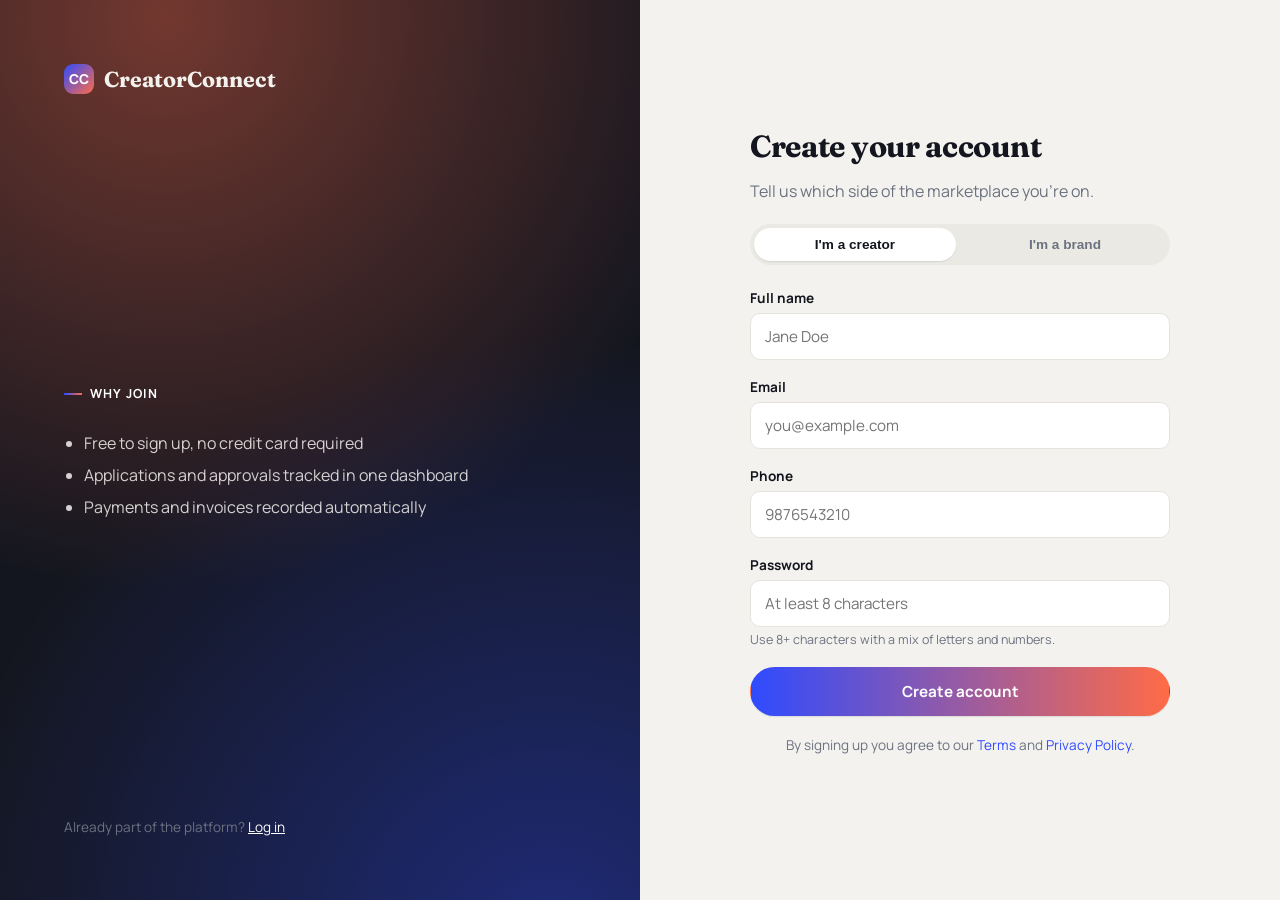
<file: frontend/register.html>
<!DOCTYPE html>
<html lang="en">
<head>
<meta charset="UTF-8" />
<meta name="viewport" content="width=device-width, initial-scale=1.0" />
<title>Sign up — CreatorConnect</title>
<link rel="preconnect" href="https://fonts.googleapis.com">
<link href="https://fonts.googleapis.com/css2?family=Fraunces:ital,wght@0,500;0,600;0,700;1,500;1,600&family=Manrope:wght@400;500;600;700;800&display=swap" rel="stylesheet">
<link rel="stylesheet" href="css/style.css" />
<style>
  .auth-wrap { min-height: 100vh; display: grid; grid-template-columns: 1fr 1fr; }
  @media (max-width: 860px) { .auth-wrap { grid-template-columns: 1fr; } .auth-side { display:none; } }
  .auth-form-col { display: flex; align-items: center; justify-content: center; padding: 40px 24px; }
  .auth-card { width: 100%; max-width: 420px; }
  .auth-side {
    background: var(--ink); color: var(--paper); padding: 64px;
    display: flex; flex-direction: column; justify-content: space-between;
    position: relative; overflow: hidden;
  }
  .auth-side::before {
    content: ''; position: absolute; inset: -30% -10%;
    background: radial-gradient(circle at 30% 20%, color-mix(in srgb, var(--creator-coral) 40%, transparent), transparent 45%),
                radial-gradient(circle at 80% 85%, color-mix(in srgb, var(--brand-blue) 40%, transparent), transparent 45%);
  }
  .auth-side > * { position: relative; }
  .auth-side .logo { color: var(--paper); }
  .auth-side ul { padding-left: 20px; }
  .auth-side li { margin-bottom: 10px; }
  .role-toggle { display:flex; gap:8px; margin-bottom: 24px; background: var(--paper-dim); padding: 4px; border-radius: 999px; }
  .role-toggle button { flex:1; padding:9px; border:none; border-radius:999px; background:transparent; font-weight:700; font-size:0.85rem; cursor:pointer; color: var(--slate); }
  .role-toggle button.active { background: var(--paper-raised); color: var(--ink); box-shadow: var(--shadow-sm); }
</style>
</head>
<body>
<div class="auth-wrap">
  <div class="auth-side">
    <a href="index.html" class="logo"><span class="logo-mark">CC</span> CreatorConnect</a>
    <div>
      <div class="eyebrow" style="color:#fff;">Why join</div>
      <ul style="color:color-mix(in srgb, var(--paper) 85%, transparent);">
        <li>Free to sign up, no credit card required</li>
        <li>Applications and approvals tracked in one dashboard</li>
        <li>Payments and invoices recorded automatically</li>
      </ul>
    </div>
    <div style="font-size:0.85rem;color:var(--slate);">Already part of the platform? <a href="login.html" style="color:#fff;text-decoration:underline;">Log in</a></div>
  </div>
  <div class="auth-form-col">
    <div class="auth-card">
      <h1 style="font-size:1.9rem;">Create your account</h1>
      <p style="margin-bottom:20px;">Tell us which side of the marketplace you're on.</p>

      <div class="role-toggle" role="tablist">
        <button type="button" id="role-creator-btn" class="active">I'm a creator</button>
        <button type="button" id="role-company-btn">I'm a brand</button>
      </div>

      <form id="register-form">
        <div class="field" id="company-name-field" style="display:none;">
          <label for="companyName">Company name</label>
          <input type="text" id="companyName" placeholder="Nova Beauty" />
        </div>
        <div class="field">
          <label for="fullName">Full name</label>
          <input type="text" id="fullName" required placeholder="Jane Doe" />
        </div>
        <div class="field">
          <label for="email">Email</label>
          <input type="email" id="email" required placeholder="you@example.com" />
        </div>
        <div class="field">
          <label for="phone">Phone</label>
          <input type="tel" id="phone" placeholder="9876543210" />
        </div>
        <div class="field">
          <label for="password">Password</label>
          <input type="password" id="password" required minlength="8" placeholder="At least 8 characters" />
          <small>Use 8+ characters with a mix of letters and numbers.</small>
        </div>
        <button type="submit" class="btn btn-gradient btn-block" id="register-btn">Create account</button>
      </form>
      <p style="text-align:center;margin-top:18px;font-size:0.85rem;">By signing up you agree to our <a href="#" style="color:var(--brand-blue);">Terms</a> and <a href="#" style="color:var(--brand-blue);">Privacy Policy</a>.</p>
    </div>
  </div>
</div>
<script src="js/config.js"></script>
<script src="js/api.js"></script>
<script src="js/ui.js"></script>
<script>
  if (CCApi.isLoggedIn()) window.location.href = 'index.html';

  let selectedRole = new URLSearchParams(window.location.search).get('role') === 'COMPANY' ? 'COMPANY' : 'CREATOR';

  const creatorBtn = document.getElementById('role-creator-btn');
  const companyBtn = document.getElementById('role-company-btn');
  const companyField = document.getElementById('company-name-field');

  function renderRole() {
    creatorBtn.classList.toggle('active', selectedRole === 'CREATOR');
    companyBtn.classList.toggle('active', selectedRole === 'COMPANY');
    companyField.style.display = selectedRole === 'COMPANY' ? 'block' : 'none';
    document.getElementById('companyName').required = selectedRole === 'COMPANY';
  }
  creatorBtn.addEventListener('click', () => { selectedRole = 'CREATOR'; renderRole(); });
  companyBtn.addEventListener('click', () => { selectedRole = 'COMPANY'; renderRole(); });
  renderRole();

  document.getElementById('register-form').addEventListener('submit', async (e) => {
    e.preventDefault();
    const btn = document.getElementById('register-btn');
    btn.disabled = true; btn.textContent = 'Creating account…';
    try {
      const auth = await CCApi.register({
        email: document.getElementById('email').value.trim(),
        password: document.getElementById('password').value,
        fullName: document.getElementById('fullName').value.trim(),
        phone: document.getElementById('phone').value.trim(),
        role: selectedRole,
        companyName: document.getElementById('companyName').value.trim(),
      });
      CCApi.setSession(auth);
      CCUI.toast('Account created! Welcome to CreatorConnect.', 'success');
      const dest = auth.role === 'COMPANY' ? 'company-dashboard.html' : 'creator-dashboard.html';
      setTimeout(() => window.location.href = dest, 600);
    } catch (err) {
      CCUI.toast(err.message || 'Could not create account.', 'error');
      btn.disabled = false; btn.textContent = 'Create account';
    }
  });
</script>
</body>
</html>
</file>
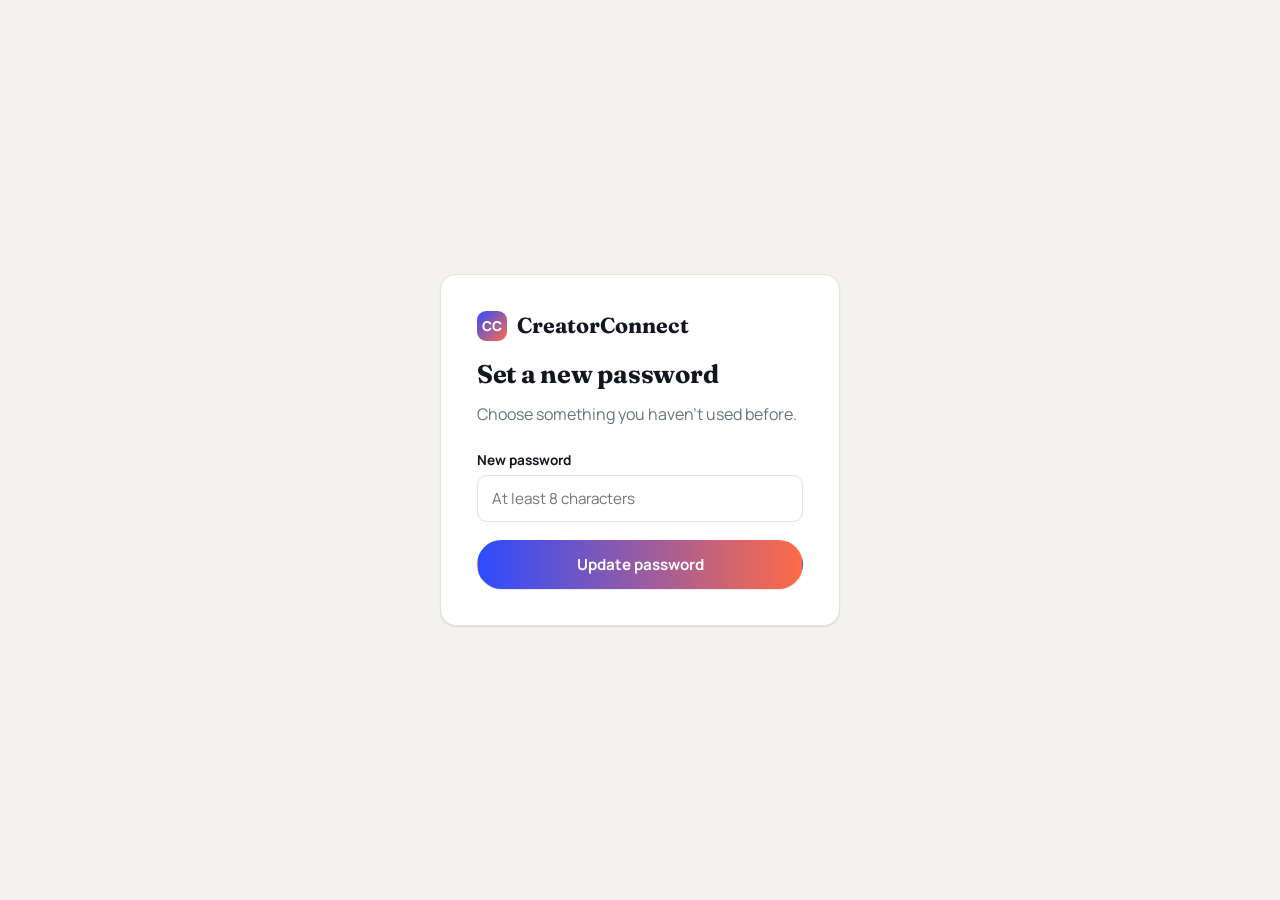
<file: frontend/reset-password.html>
<!DOCTYPE html>
<html lang="en">
<head>
<meta charset="UTF-8" />
<meta name="viewport" content="width=device-width, initial-scale=1.0" />
<title>Set new password — CreatorConnect</title>
<link href="https://fonts.googleapis.com/css2?family=Fraunces:ital,wght@0,500;0,600;0,700&family=Manrope:wght@400;500;600;700;800&display=swap" rel="stylesheet">
<link rel="stylesheet" href="css/style.css" />
<style>
  .auth-center { min-height: 100vh; display:flex; align-items:center; justify-content:center; padding: 24px; }
  .auth-card { width: 100%; max-width: 400px; }
</style>
</head>
<body>
<div class="auth-center">
  <div class="auth-card card" style="padding:36px;">
    <a href="index.html" class="logo" style="margin-bottom:20px;display:inline-flex;"><span class="logo-mark">CC</span> CreatorConnect</a>
    <h1 style="font-size:1.6rem;">Set a new password</h1>
    <p style="margin-bottom:24px;">Choose something you haven't used before.</p>
    <form id="reset-form">
      <div class="field">
        <label for="newPassword">New password</label>
        <input type="password" id="newPassword" required minlength="8" placeholder="At least 8 characters" />
      </div>
      <button type="submit" class="btn btn-gradient btn-block" id="reset-btn">Update password</button>
    </form>
  </div>
</div>
<script src="js/config.js"></script>
<script src="js/api.js"></script>
<script src="js/ui.js"></script>
<script>
  const token = new URLSearchParams(window.location.search).get('token');
  document.getElementById('reset-form').addEventListener('submit', async (e) => {
    e.preventDefault();
    if (!token) { CCUI.toast('Missing or invalid reset link.', 'error'); return; }
    const btn = document.getElementById('reset-btn');
    btn.disabled = true; btn.textContent = 'Updating…';
    try {
      await CCApi.resetPassword({ token, newPassword: document.getElementById('newPassword').value });
      CCUI.toast('Password updated. You can log in now.', 'success');
      setTimeout(() => window.location.href = 'login.html', 800);
    } catch (err) {
      CCUI.toast(err.message || 'Could not reset password.', 'error');
      btn.disabled = false; btn.textContent = 'Update password';
    }
  });
</script>
</body>
</html>
</file>
<file: frontend/css/style.css>
/* ==========================================================================
   CreatorConnect — Design System
   Concept: "The Thread" — a dashed brand-blue → creator-coral gradient line
   that literally threads brand-side and creator-side content together,
   echoing the tagline "Connecting Brands with Content Creators."
   Display type (Fraunces, editorial serif) carries the creative/creator
   voice; UI type (Manrope, geometric grotesk) carries the structured/brand
   voice — the two-typeface pairing itself embodies the marketplace's duality.
   ========================================================================== */

:root {
  /* ---- Color: named, 6 tokens ---- */
  --ink: #14161f;          /* primary text / dark surfaces */
  --paper: #f3f2ee;        /* light surface */
  --paper-raised: #ffffff; /* cards on light surface */
  --brand-blue: #2f4bff;   /* "Brand" side accent */
  --creator-coral: #ff6b47;/* "Creator" side accent */
  --slate: #6b7280;        /* secondary text */
  --line: #e5e3dc;         /* hairline borders */

  /* ---- Derived ---- */
  --ink-soft: #2a2d3a;
  --paper-dim: #ebe9e3;
  --success: #1f9d55;
  --warning: #d97706;
  --danger: #e0483e;

  /* ---- Type ---- */
  --font-display: 'Fraunces', Georgia, serif;
  --font-body: 'Manrope', -apple-system, BlinkMacSystemFont, 'Segoe UI', sans-serif;

  /* ---- Radius / shadow (brief calls for rounded cards, soft shadows) ---- */
  --radius-sm: 10px;
  --radius-md: 16px;
  --radius-lg: 24px;
  --shadow-sm: 0 1px 2px rgba(20, 22, 31, 0.06), 0 1px 1px rgba(20, 22, 31, 0.04);
  --shadow-md: 0 8px 24px rgba(20, 22, 31, 0.08), 0 2px 6px rgba(20, 22, 31, 0.05);
  --shadow-lg: 0 24px 48px -12px rgba(20, 22, 31, 0.18);

  --container: 1180px;
}

[data-theme="dark"] {
  --ink: #f3f2ee;
  --paper: #101119;
  --paper-raised: #181a24;
  --slate: #9a9daa;
  --line: #2a2c38;
  --paper-dim: #1c1e29;
}

* { box-sizing: border-box; }
html { scroll-behavior: smooth; }

body {
  margin: 0;
  font-family: var(--font-body);
  background: var(--paper);
  color: var(--ink);
  -webkit-font-smoothing: antialiased;
  transition: background 0.25s ease, color 0.25s ease;
}

img { max-width: 100%; display: block; }
a { color: inherit; text-decoration: none; }

h1, h2, h3, h4 {
  font-family: var(--font-display);
  margin: 0 0 0.5em;
  line-height: 1.08;
  letter-spacing: -0.01em;
}

p { line-height: 1.65; color: var(--slate); margin: 0 0 1em; }

.container {
  max-width: var(--container);
  margin: 0 auto;
  padding: 0 24px;
}

.eyebrow {
  display: inline-flex;
  align-items: center;
  gap: 8px;
  font-size: 0.78rem;
  font-weight: 700;
  letter-spacing: 0.08em;
  text-transform: uppercase;
  color: var(--brand-blue);
  margin-bottom: 14px;
}
.eyebrow::before {
  content: '';
  width: 18px;
  height: 2px;
  background: linear-gradient(90deg, var(--brand-blue), var(--creator-coral));
  display: inline-block;
}

/* ---- The Thread: signature dashed gradient rule ---- */
.thread {
  height: 2px;
  background-image: linear-gradient(90deg, var(--brand-blue) 0 8px, transparent 8px 16px);
  background-size: 16px 2px;
  position: relative;
}
.thread::after {
  content: '';
  position: absolute; inset: 0;
  background-image: linear-gradient(90deg, transparent, var(--creator-coral));
  mix-blend-mode: normal;
  opacity: 0.9;
}

/* ---- Buttons ---- */
.btn {
  display: inline-flex;
  align-items: center;
  justify-content: center;
  gap: 8px;
  font-family: var(--font-body);
  font-weight: 700;
  font-size: 0.95rem;
  padding: 13px 24px;
  border-radius: 999px;
  border: 1px solid transparent;
  cursor: pointer;
  transition: transform 0.15s ease, box-shadow 0.15s ease, background 0.15s ease, color .15s ease;
  white-space: nowrap;
}
.btn:active { transform: translateY(1px); }
.btn-primary {
  background: var(--ink);
  color: var(--paper);
  box-shadow: var(--shadow-sm);
}
.btn-primary:hover { box-shadow: var(--shadow-md); transform: translateY(-1px); }
.btn-gradient {
  background: linear-gradient(90deg, var(--brand-blue), var(--creator-coral));
  color: #fff;
  box-shadow: var(--shadow-sm);
}
.btn-gradient:hover { box-shadow: var(--shadow-md); transform: translateY(-1px); }
.btn-outline {
  background: transparent;
  border-color: var(--line);
  color: var(--ink);
}
.btn-outline:hover { border-color: var(--ink); }
.btn-sm { padding: 8px 16px; font-size: 0.85rem; }
.btn-block { width: 100%; }
.btn:disabled { opacity: 0.55; cursor: not-allowed; }

/* ---- Cards ---- */
.card {
  background: var(--paper-raised);
  border: 1px solid var(--line);
  border-radius: var(--radius-md);
  box-shadow: var(--shadow-sm);
}
.card-hover { transition: transform 0.2s ease, box-shadow 0.2s ease; }
.card-hover:hover { transform: translateY(-3px); box-shadow: var(--shadow-md); }

/* ---- Navbar ---- */
.navbar {
  position: sticky; top: 0; z-index: 50;
  background: color-mix(in srgb, var(--paper) 88%, transparent);
  backdrop-filter: blur(10px);
  border-bottom: 1px solid var(--line);
}
.navbar-inner {
  display: flex; align-items: center; justify-content: space-between;
  padding: 16px 24px;
  max-width: var(--container); margin: 0 auto;
}
.logo {
  font-family: var(--font-display);
  font-weight: 700;
  font-size: 1.35rem;
  display: flex; align-items: center; gap: 10px;
}
.logo-mark {
  width: 30px; height: 30px; border-radius: 9px;
  background: linear-gradient(135deg, var(--brand-blue), var(--creator-coral));
  display: inline-flex; align-items: center; justify-content: center;
  color: #fff; font-family: var(--font-body); font-weight: 800; font-size: 0.85rem;
}
.nav-links { display: flex; align-items: center; gap: 28px; }
.nav-links a { font-weight: 600; font-size: 0.92rem; color: var(--ink-soft); }
.nav-links a:hover { color: var(--brand-blue); }
.nav-actions { display: flex; align-items: center; gap: 12px; }
.icon-btn {
  width: 38px; height: 38px; border-radius: 50%;
  display: inline-flex; align-items: center; justify-content: center;
  border: 1px solid var(--line); background: var(--paper-raised); cursor: pointer;
}
.mobile-toggle { display: none; }

@media (max-width: 860px) {
  .nav-links { display: none; }
  .mobile-toggle { display: inline-flex; }
}

/* ---- Forms (auth pages, dashboards) ---- */
.field { margin-bottom: 18px; }
.field label {
  display: block; font-weight: 700; font-size: 0.85rem; margin-bottom: 6px; color: var(--ink);
}
.field input, .field select, .field textarea {
  width: 100%;
  padding: 12px 14px;
  border-radius: var(--radius-sm);
  border: 1px solid var(--line);
  background: var(--paper-raised);
  color: var(--ink);
  font-family: var(--font-body);
  font-size: 0.95rem;
  outline: none;
  transition: border-color 0.15s ease, box-shadow 0.15s ease;
}
.field textarea { resize: vertical; min-height: 100px; }
.field input:focus, .field select:focus, .field textarea:focus {
  border-color: var(--brand-blue);
  box-shadow: 0 0 0 3px color-mix(in srgb, var(--brand-blue) 18%, transparent);
}
.field small { color: var(--slate); font-size: 0.78rem; }
.field-error { color: var(--danger); font-size: 0.78rem; margin-top: 6px; display: none; }

.badge {
  display: inline-flex; align-items: center; gap: 5px;
  font-size: 0.72rem; font-weight: 700; text-transform: uppercase; letter-spacing: 0.03em;
  padding: 4px 10px; border-radius: 999px;
}
.badge-open { background: color-mix(in srgb, var(--success) 15%, transparent); color: var(--success); }
.badge-closed { background: color-mix(in srgb, var(--slate) 18%, transparent); color: var(--slate); }
.badge-pending { background: color-mix(in srgb, var(--warning) 18%, transparent); color: var(--warning); }
.badge-rejected { background: color-mix(in srgb, var(--danger) 15%, transparent); color: var(--danger); }
.badge-accepted { background: color-mix(in srgb, var(--success) 15%, transparent); color: var(--success); }
.badge-verified { background: color-mix(in srgb, var(--brand-blue) 15%, transparent); color: var(--brand-blue); }

.toast-region {
  position: fixed; bottom: 20px; right: 20px; z-index: 200;
  display: flex; flex-direction: column; gap: 10px;
}
.toast {
  background: var(--ink); color: var(--paper);
  padding: 14px 18px; border-radius: var(--radius-sm);
  box-shadow: var(--shadow-lg); font-size: 0.9rem; font-weight: 600;
  animation: toast-in 0.2s ease;
}
.toast.error { background: var(--danger); color: #fff; }
.toast.success { background: var(--success); color: #fff; }
@keyframes toast-in { from { opacity: 0; transform: translateY(8px);} to { opacity: 1; transform: translateY(0);} }

/* ---- Utility layout ---- */
.grid { display: grid; gap: 24px; }
.grid-2 { grid-template-columns: repeat(2, 1fr); }
.grid-3 { grid-template-columns: repeat(3, 1fr); }
.grid-4 { grid-template-columns: repeat(4, 1fr); }
@media (max-width: 900px) { .grid-3, .grid-4 { grid-template-columns: repeat(2,1fr); } }
@media (max-width: 600px) { .grid-2, .grid-3, .grid-4 { grid-template-columns: 1fr; } }

.section { padding: 96px 0; }
@media (max-width: 700px) { .section { padding: 56px 0; } }

.skeleton {
  background: linear-gradient(90deg, var(--paper-dim) 25%, var(--line) 37%, var(--paper-dim) 63%);
  background-size: 400% 100%;
  animation: skeleton-loading 1.4s ease infinite;
  border-radius: var(--radius-sm);
}
@keyframes skeleton-loading { 0% { background-position: 100% 50%; } 100% { background-position: 0 50%; } }

.empty-state { text-align: center; padding: 64px 24px; color: var(--slate); }
.empty-state h3 { color: var(--ink); margin-bottom: 8px; }

@media (prefers-reduced-motion: reduce) {
  * { animation-duration: 0.001ms !important; animation-iteration-count: 1 !important; transition-duration: 0.001ms !important; }
}

:focus-visible { outline: 2px solid var(--brand-blue); outline-offset: 2px; }
</file>
<file: frontend/css/dashboard.css>
/* ==========================================================================
   Dashboard layout — shared by creator, company, and admin dashboards
   ========================================================================== */

.dash-layout {
  display: grid;
  grid-template-columns: 220px 1fr;
  gap: 32px;
  padding: 32px 24px 80px;
  align-items: start;
}
@media (max-width: 800px) {
  .dash-layout { grid-template-columns: 1fr; }
}

.dash-sidebar { position: sticky; top: 90px; }
.dash-tabs { display: flex; flex-direction: column; gap: 4px; }
@media (max-width: 800px) { .dash-tabs { flex-direction: row; overflow-x: auto; gap: 8px; } }

.dash-tab {
  text-align: left;
  padding: 11px 14px;
  border-radius: var(--radius-sm);
  border: none;
  background: transparent;
  font-family: var(--font-body);
  font-weight: 700;
  font-size: 0.9rem;
  color: var(--slate);
  cursor: pointer;
  white-space: nowrap;
}
.dash-tab:hover { background: var(--paper-dim); color: var(--ink); }
.dash-tab.active { background: var(--ink); color: var(--paper); }

.dash-head {
  display: flex; justify-content: space-between; align-items: flex-end;
  margin-bottom: 24px; gap: 16px; flex-wrap: wrap;
}
.dash-head h1 { font-size: 1.7rem; margin-bottom: 4px; }
.dash-head p { margin: 0; }

.stat-card { padding: 20px; }
.stat-card .sc-label { font-size: 0.78rem; color: var(--slate); font-weight: 700; text-transform: uppercase; letter-spacing: 0.03em; }
.stat-card .sc-value { font-family: var(--font-display); font-size: 1.9rem; margin-top: 6px; }

.list-row {
  display: flex; justify-content: space-between; align-items: center;
  padding: 16px; border-radius: var(--radius-sm); border: 1px solid var(--line);
  margin-bottom: 10px; gap: 16px; flex-wrap: wrap;
  background: var(--paper-raised);
}
.list-row .lr-title { font-weight: 700; margin-bottom: 4px; }
.list-row .lr-meta { font-size: 0.82rem; color: var(--slate); }
.list-row .lr-actions { display: flex; gap: 8px; flex-wrap: wrap; }

.activity-item { display: flex; gap: 12px; padding: 12px 0; border-top: 1px solid var(--line); }
.activity-item:first-child { border-top: none; }
.activity-dot { width: 8px; height: 8px; border-radius: 50%; background: var(--brand-blue); margin-top: 6px; flex-shrink: 0; }
.activity-item .ai-desc { font-size: 0.88rem; }
.activity-item .ai-time { font-size: 0.75rem; color: var(--slate); }
</file>
